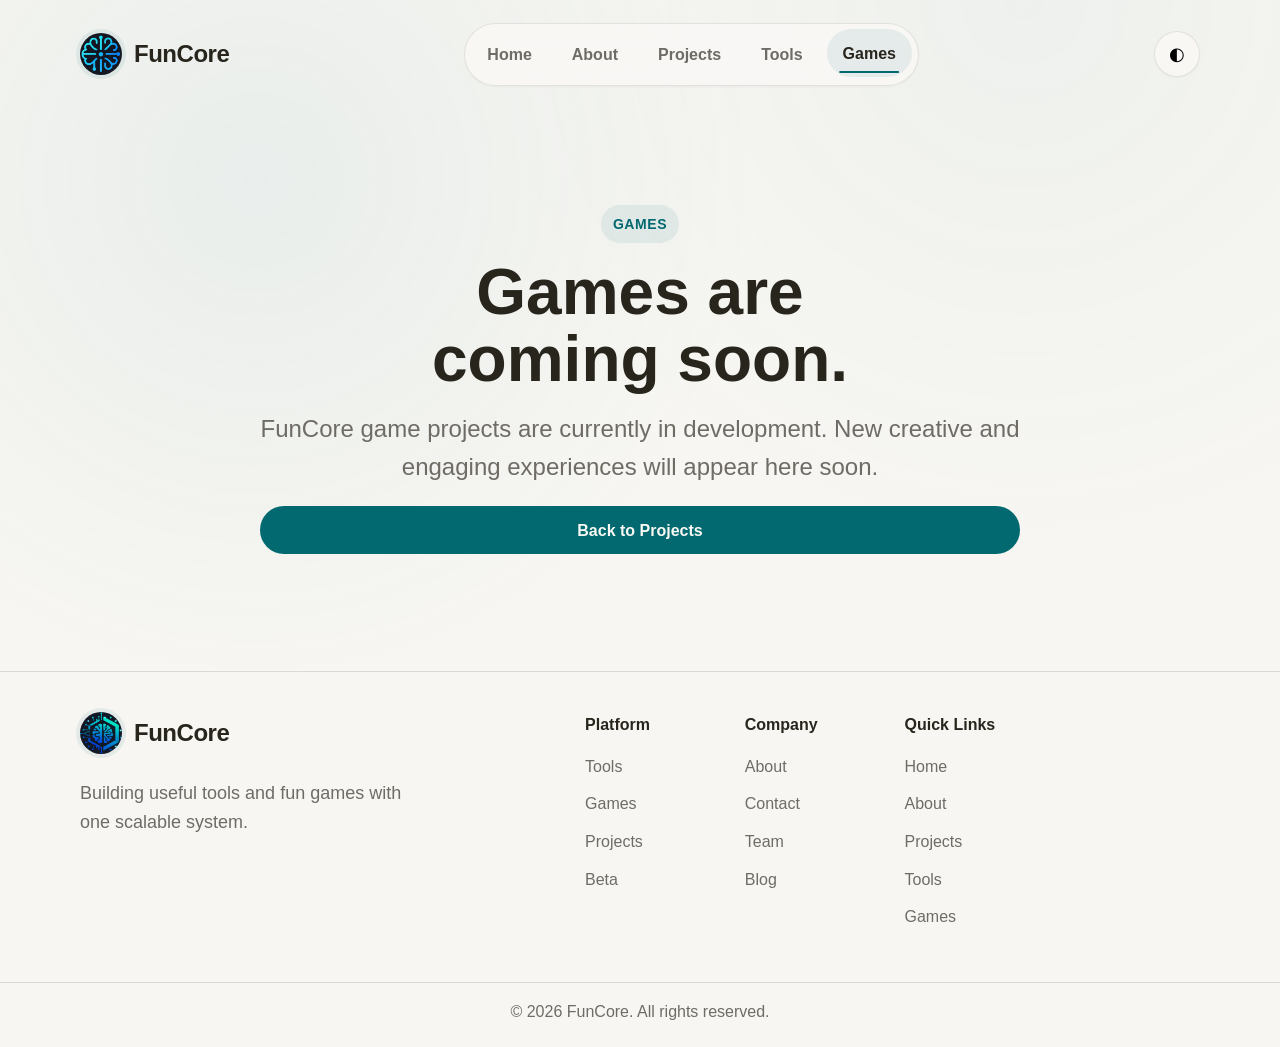
<file: games.html>
<!DOCTYPE html>
<html lang="en">
<head>
  <meta charset="UTF-8" />
  <meta name="viewport" content="width=device-width, initial-scale=1.0" />
  <title>Games - FunCore</title>
  <link rel="icon" type="image/png" href="assets/funcorelogo1.png" />
  <link rel="preconnect" href="https://fonts.googleapis.com">
  <link rel="preconnect" href="https://fonts.gstatic.com" crossorigin>
  <link href="https://api.fontshare.com/v2/css?f[]=satoshi@400,500,700,900&display=swap" rel="stylesheet">
  <link rel="stylesheet" href="projects.css" />
</head>
<body>
  <header class="header" id="header">
    <div class="container header-wrap">
      <a class="logo" href="index.html">
        <img src="assets/funcorelogo1.png" alt="FunCore logo">
        <span>FunCore</span>
      </a>

      <nav class="nav" id="nav">
        <a href="index.html">Home</a>
        <a href="about.html">About</a>
        <a href="projects.html">Projects</a>
        <a href="tools.html">Tools</a>
        <a href="games.html" class="active">Games</a>
      </nav>

      <div class="header-actions">
        <button class="theme-toggle" type="button" data-theme-toggle aria-label="Switch theme">
          <span>◐</span>
        </button>
      </div>
    </div>
  </header>

  <main id="main">
    <section class="hero">
      <div class="container hero-wrap">
        <span class="eyebrow">Games</span>
        <h1>Games are coming soon.</h1>
        <p>
          FunCore game projects are currently in development. New creative and engaging experiences will appear here soon.
        </p>
        <a href="projects.html" class="primary-btn" style="display:inline-flex;align-items:center;justify-content:center;text-decoration:none;">Back to Projects</a>
      </div>
    </section>
  </main>

  <footer class="footer">
    <div class="footer-top container">
      <div class="footer-brand">
        <a class="logo" href="index.html">
          <img src="assets/logomin.png" alt="FunCore logo">
          <span>FunCore</span>
        </a>
        <p>Building useful tools and fun games with one scalable system.</p>
      </div>

      <div class="footer-links">
        <div class="col">
          <h3>Platform</h3>
          <a href="tools.html">Tools</a>
          <a href="games.html">Games</a>
          <a href="projects.html">Projects</a>
          <a href="#">Beta</a>
        </div>

        <div class="col">
          <h3>Company</h3>
          <a href="about.html">About</a>
          <a href="#">Contact</a>
          <a href="#">Team</a>
          <a href="#">Blog</a>
        </div>

        <div class="col">
          <h3>Quick Links</h3>
          <a href="index.html">Home</a>
          <a href="about.html">About</a>
          <a href="projects.html">Projects</a>
          <a href="tools.html">Tools</a>
          <a href="games.html">Games</a>
        </div>
      </div>
    </div>

    <div class="footer-bottom">
      <p>© 2026 FunCore. All rights reserved.</p>
    </div>
  </footer>

  <script>
    const root = document.documentElement;
    const themeToggle = document.querySelector("[data-theme-toggle]");
    let currentTheme = window.matchMedia("(prefers-color-scheme: dark)").matches ? "dark" : "light";
    root.setAttribute("data-theme", currentTheme);

    themeToggle?.addEventListener("click", () => {
      currentTheme = currentTheme === "dark" ? "light" : "dark";
      root.setAttribute("data-theme", currentTheme);
    });

    window.addEventListener("scroll", () => {
      document.getElementById("header")?.classList.toggle("header-scrolled", window.scrollY > 10);
    });
  </script>
</body>
</html>
</file>
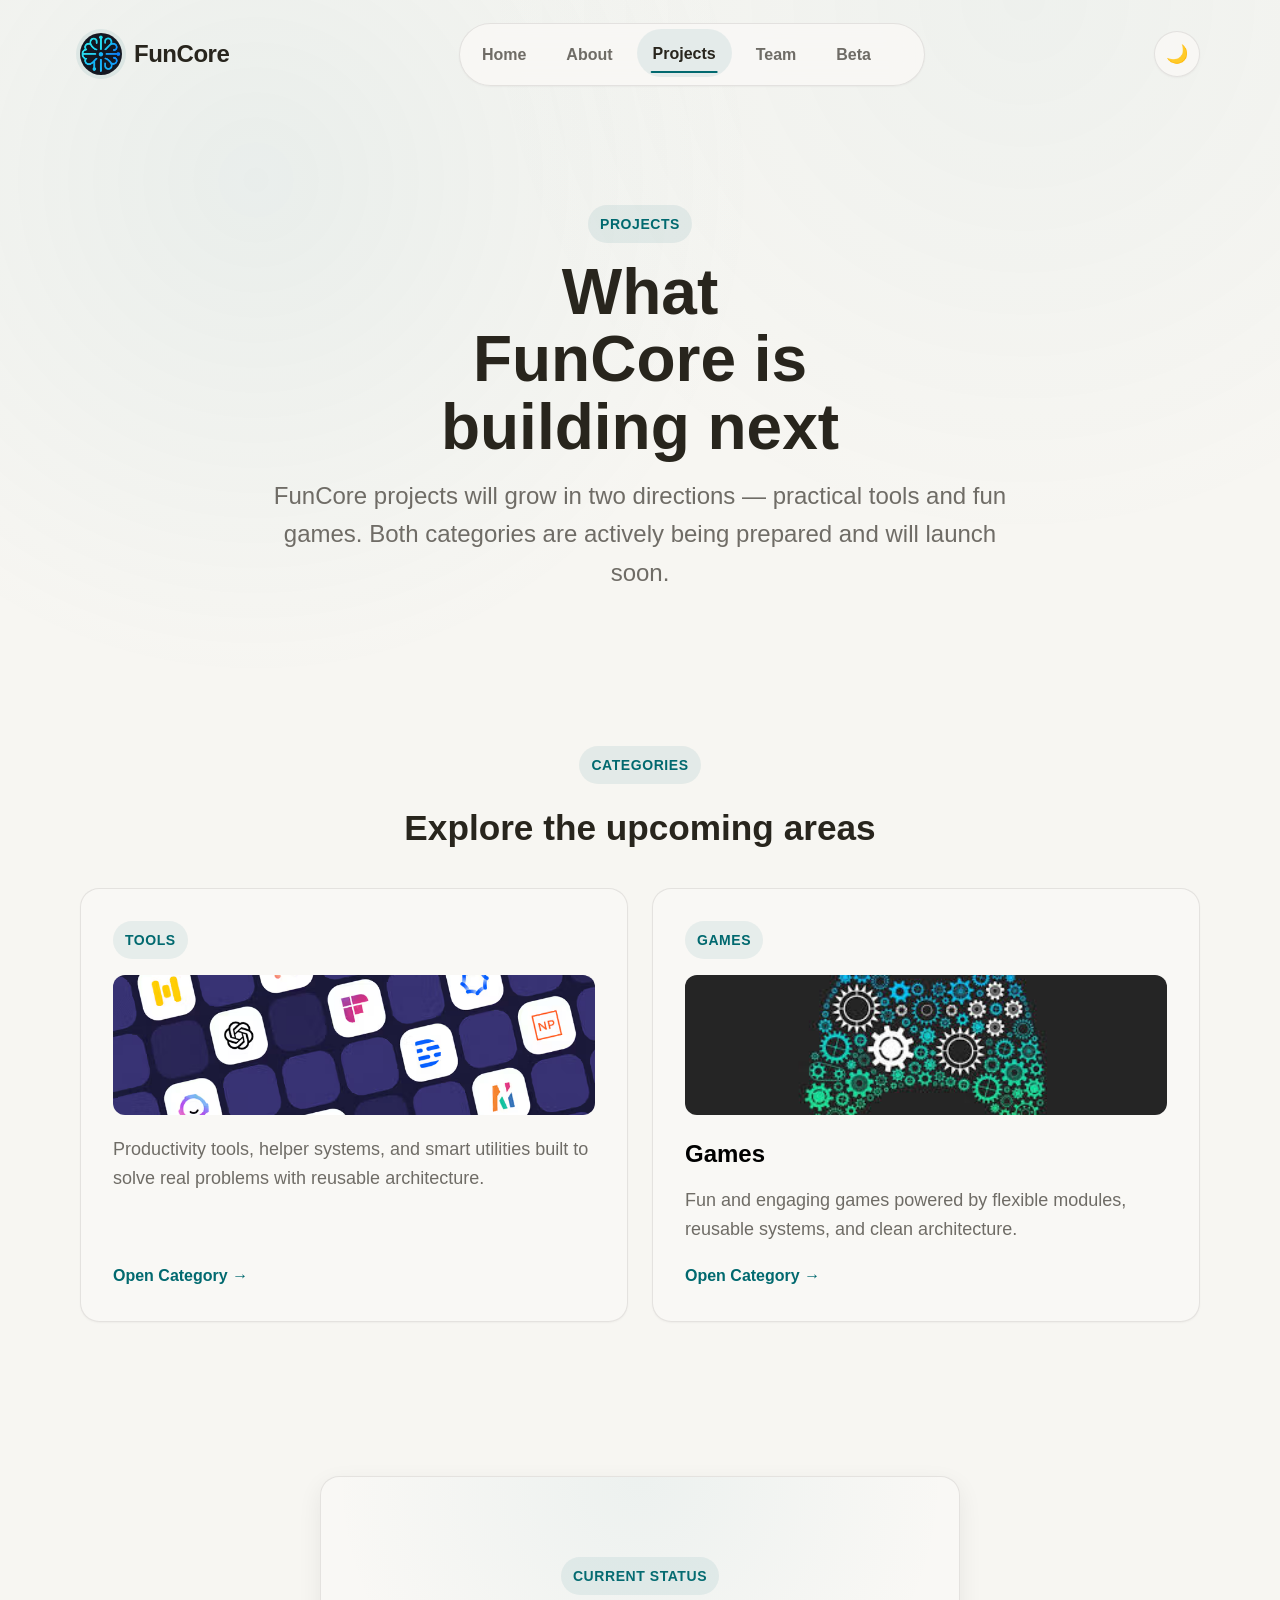
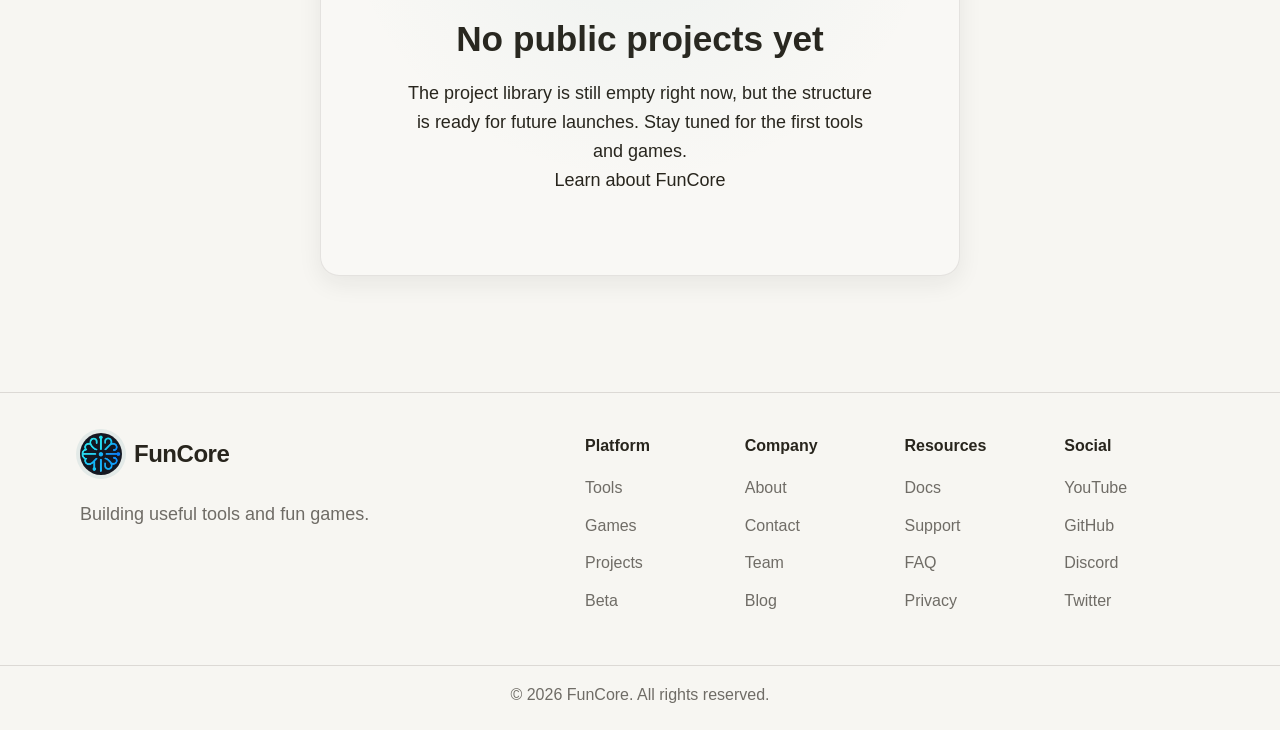
<file: projects.html>
<!DOCTYPE html>
<html lang="en">
<head>
  <meta charset="UTF-8">
  <meta name="viewport" content="width=device-width, initial-scale=1.0">
  <title>Projects - FunCore</title>
  <meta name="description" content="Explore upcoming FunCore projects in tools and games.">
  <link rel="icon" type="image/png" href="assets/funcorelogo1.png">
  
  <!-- Satoshi font from Fontshare -->
  <link href="https://api.fontshare.com/v2/css?f[]=satoshi@400,500,700,900&display=swap" rel="stylesheet">
  
  <link rel="stylesheet" href="projects.css">
</head>
<body>
  <!-- Skip link for accessibility -->
  <a class="skip-link" href="#main">Skip to content</a>

  <!-- Header (consistent with other pages) -->
  <header class="header" id="header">
    <div class="container header-wrap">
      <a class="logo" href="index.html" aria-label="FunCore Home">
        <img src="assets/funcorelogo1.png" alt="FunCore logo" width="42" height="42">
        <span>FunCore</span>
      </a>

      <nav class="nav" id="nav">
        <a href="index.html">Home</a>
        <a href="about.html">About</a>
        <a href="projects.html" class="active">Projects</a>
        <a href="team.html">Team</a>
        <a href="#">Beta</a>
        <span id="userEmail" class="user-email"></span>
      </nav>

      <div class="header-actions">
        <button class="theme-toggle" type="button" data-theme-toggle aria-label="Switch to light/dark mode">
          <span>☀️</span>
        </button>
        <button class="menu-toggle" id="menuToggle" type="button" aria-label="Toggle navigation menu" aria-expanded="false">
          <span></span><span></span><span></span>
        </button>
      </div>
    </div>
  </header>

  <!-- Main content -->
  <main id="main">
    <!-- Hero section -->
    <section class="hero">
      <div class="container hero-wrap fade-in">
        <span class="eyebrow">Projects</span>
        <h1>What FunCore is building next</h1>
        <p>
          FunCore projects will grow in two directions — practical tools and fun games.
          Both categories are actively being prepared and will launch soon.
        </p>
      </div>
    </section>

    <!-- Projects categories section -->
    <section class="projects-section">
      <div class="container">
        <div class="section-head fade-in">
          <span class="eyebrow">Categories</span>
          <h2>Explore the upcoming areas</h2>
        </div>

        <div class="project-grid">
          <!-- Tools Category -->
          <button class="project-card fade-in" type="button" onclick="openComingSoon('Tools', 'Useful productivity tools and smart systems are coming soon.')">
            <span class="tag">TOOLS</span>
            <img class="project-img" src="assets/tools.png" alt="FunCore tools preview" />
            <p>
              Productivity tools, helper systems, and smart utilities built to solve real problems with reusable architecture.
            </p>
            <span class="card-link">Open Category →</span>
          </button>

          <!-- Games Category -->
          <button class="project-card fade-in" type="button" onclick="openComingSoon('Games', 'Creative game experiences powered by FunCore systems are coming soon.')">
            <span class="tag">GAMES</span>
            <img class="project-img" src="assets/games.png" alt="FunCore tools preview" />
            <h3>Games</h3>
            <p>
              Fun and engaging games powered by flexible modules, reusable systems, and clean architecture.
            </p>
            <span class="card-link">Open Category →</span>
          </button>
        </div>
      </div>
    </section>

    <!-- Current status section -->
    <section class="empty-strip">
      <div class="container empty-box fade-in">
        <span class="eyebrow">Current Status</span>
        <h2>No public projects yet</h2>
        <p>
          The project library is still empty right now, but the structure is ready for future launches. 
          Stay tuned for the first tools and games.
        </p>
        <a href="about.html" class="btn">Learn about FunCore</a>
      </div>
    </section>
  </main>

  <!-- Footer -->
<footer class="footer">
  <div class="footer-top container">
    <div class="footer-brand">
      <a class="logo" href="index.html">
        <img src="assets/funcorelogo1.png" alt="FunCore logo" />
        <span>FunCore</span>
      </a>
      <p>Building useful tools and fun games.</p>
    </div>

    <div class="footer-links">
      <div class="col">
        <h3>Platform</h3>
        <a href="#">Tools</a>
        <a href="#">Games</a>
        <a href="#">Projects</a>
        <a href="#">Beta</a>
      </div>

      <div class="col">
        <h3>Company</h3>
        <a href="about.html">About</a>
        <a href="#">Contact</a>
        <a href="#">Team</a>
        <a href="#">Blog</a>
      </div>

      <div class="col">
        <h3>Resources</h3>
        <a href="#">Docs</a>
        <a href="#">Support</a>
        <a href="#">FAQ</a>
        <a href="#">Privacy</a>
      </div>

      <div class="col">
        <h3>Social</h3>
        <a href="#">YouTube</a>
        <a href="https://github.com/FunCore1" target="_blank" rel="noopener noreferrer">GitHub</a>
        <a href="#">Discord</a>
        <a href="#">Twitter</a>
      </div>
    </div>
  </div>

  <div class="footer-bottom">
    <p>© 2026 FunCore. All rights reserved.</p>
  </div>
</footer>
  <!-- Coming Soon Modal -->
  <div class="coming-soon-modal" id="comingSoonModal" aria-hidden="true">
    <div class="coming-box" role="dialog" aria-modal="true" aria-labelledby="comingTitle">
      <button class="close-btn" type="button" onclick="closeComingSoon()" aria-label="Close modal">×</button>
      
      <span class="coming-tag">FunCore Update</span>
      <h2 id="comingTitle">Coming Soon</h2>
      <p id="comingText">New projects will appear here soon.</p>
      
      <div class="coming-actions">
        <button class="primary-btn" type="button" onclick="closeComingSoon()">Back to Projects</button>
        <a href="about.html" class="btn btn-ghost">Learn about FunCore</a>
      </div>
    </div>
  </div>

  <!-- Inline JavaScript -->
  <script>
    // Theme toggle
    const root = document.documentElement;
    const themeToggle = document.querySelector("[data-theme-toggle]");
    let currentTheme = window.matchMedia("(prefers-color-scheme: dark)").matches ? "dark" : "light";
    
    function setTheme(theme) {
      root.setAttribute("data-theme", theme);
      themeToggle.innerHTML = theme === "dark" ? "☀️" : "🌙";
      themeToggle.setAttribute("aria-label", `Switch to ${theme === "dark" ? "light" : "dark"} mode`);
    }
    
    setTheme(currentTheme);
    themeToggle?.addEventListener("click", () => {
      currentTheme = currentTheme === "dark" ? "light" : "dark";
      setTheme(currentTheme);
    });

    // Mobile menu
    const menuToggle = document.getElementById("menuToggle");
    const nav = document.getElementById("nav");
    
    menuToggle?.addEventListener("click", () => {
      nav.classList.toggle("nav-open");
      const expanded = nav.classList.contains("nav-open");
      menuToggle.setAttribute("aria-expanded", expanded);
    });

    // Coming Soon Modal
    function openComingSoon(title, text) {
      document.getElementById("comingTitle").textContent = title + " — Coming Soon";
      document.getElementById("comingText").textContent = text;
      const modal = document.getElementById("comingSoonModal");
      modal.classList.add("active");
      modal.setAttribute("aria-hidden", "false");
      modal.focus();
    }

    function closeComingSoon() {
      const modal = document.getElementById("comingSoonModal");
      modal.classList.remove("active");
      modal.setAttribute("aria-hidden", "true");
    }

    // Close modal on outside click
    document.getElementById("comingSoonModal")?.addEventListener("click", (e) => {
      if (e.target === e.currentTarget) closeComingSoon();
    });

    // Scroll animations
    const observer = new IntersectionObserver((entries) => {
      entries.forEach((entry) => {
        if (entry.isIntersecting) {
          entry.target.classList.add("in-view");
        }
      });
    }, { threshold: 0.2 });

    document.querySelectorAll(".fade-in").forEach((el) => observer.observe(el));

    // Header scroll effect
    window.addEventListener("scroll", () => {
      document.getElementById("header")?.classList.toggle("header-scrolled", window.scrollY > 10);
    });

    // Keyboard trap for modal
    document.getElementById("comingSoonModal")?.addEventListener("keydown", (e) => {
      if (e.key === "Escape") closeComingSoon();
    });
  </script>
</body>
</html>
</file>
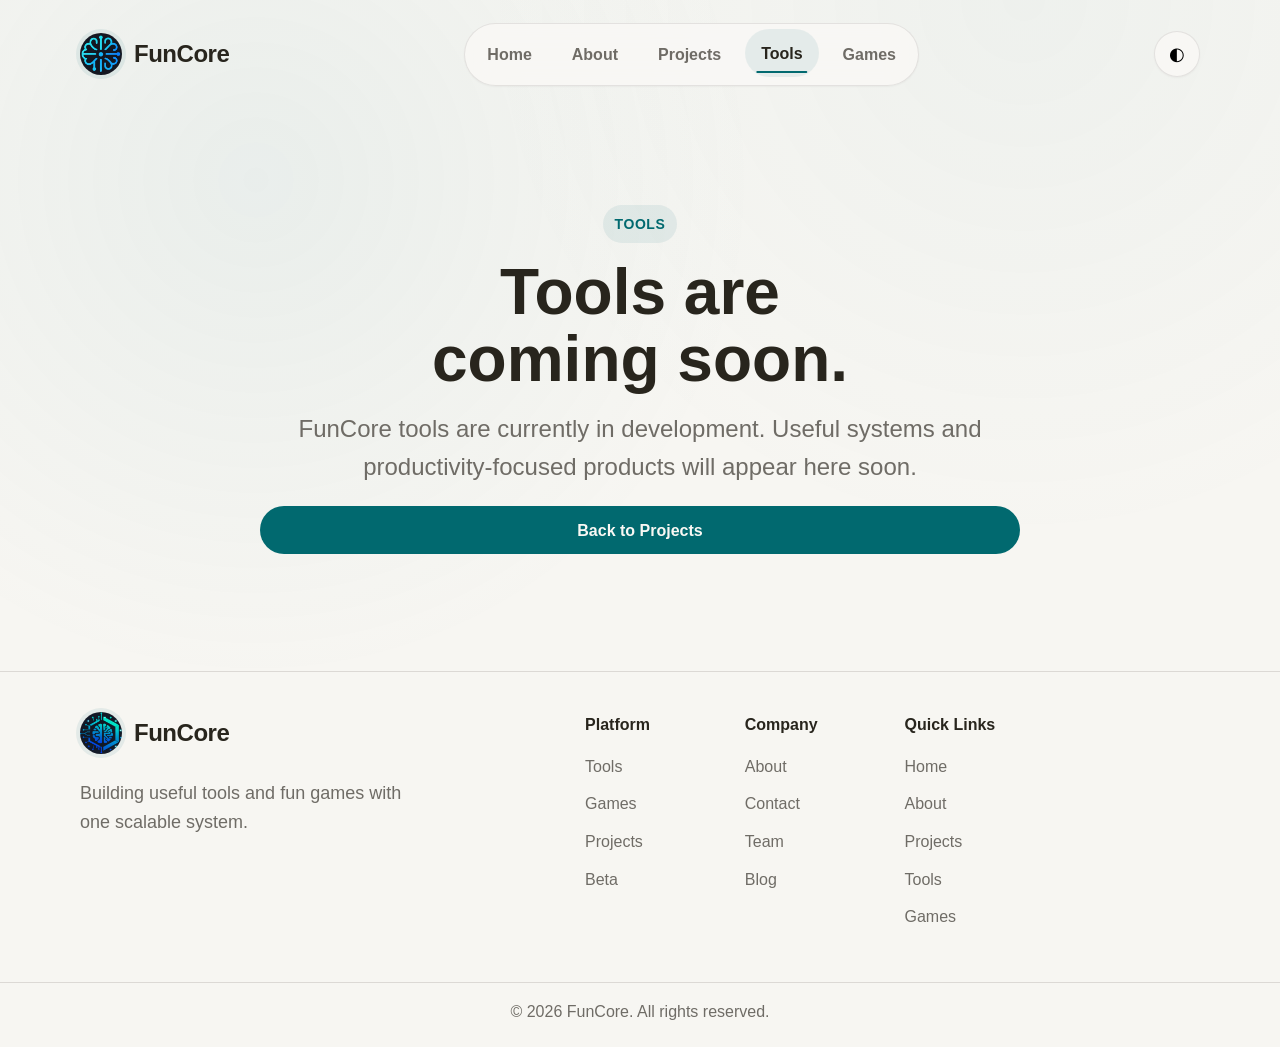
<file: tools.html>
<!DOCTYPE html>
<html lang="en">
<head>
  <meta charset="UTF-8" />
  <meta name="viewport" content="width=device-width, initial-scale=1.0" />
  <title>Tools - FunCore</title>
  <link rel="icon" type="image/png" href="assets/funcorelogo1.png" />
  <link rel="preconnect" href="https://fonts.googleapis.com">
  <link rel="preconnect" href="https://fonts.gstatic.com" crossorigin>
  <link href="https://api.fontshare.com/v2/css?f[]=satoshi@400,500,700,900&display=swap" rel="stylesheet">
  <link rel="stylesheet" href="projects.css" />
</head>
<body>
  <header class="header" id="header">
    <div class="container header-wrap">
      <a class="logo" href="index.html">
        <img src="assets/funcorelogo1.png" alt="FunCore logo">
        <span>FunCore</span>
      </a>

      <nav class="nav" id="nav">
        <a href="index.html">Home</a>
        <a href="about.html">About</a>
        <a href="projects.html">Projects</a>
        <a href="tools.html" class="active">Tools</a>
        <a href="games.html">Games</a>
      </nav>

      <div class="header-actions">
        <button class="theme-toggle" type="button" data-theme-toggle aria-label="Switch theme">
          <span>◐</span>
        </button>
      </div>
    </div>
  </header>

  <main id="main">
    <section class="hero">
      <div class="container hero-wrap">
        <span class="eyebrow">Tools</span>
        <h1>Tools are coming soon.</h1>
        <p>
          FunCore tools are currently in development. Useful systems and productivity-focused products will appear here soon.
        </p>
        <a href="projects.html" class="primary-btn" style="display:inline-flex;align-items:center;justify-content:center;text-decoration:none;">Back to Projects</a>
      </div>
    </section>
  </main>

  <footer class="footer">
    <div class="footer-top container">
      <div class="footer-brand">
        <a class="logo" href="index.html">
          <img src="assets/logomin.png" alt="FunCore logo">
          <span>FunCore</span>
        </a>
        <p>Building useful tools and fun games with one scalable system.</p>
      </div>

      <div class="footer-links">
        <div class="col">
          <h3>Platform</h3>
          <a href="tools.html">Tools</a>
          <a href="games.html">Games</a>
          <a href="projects.html">Projects</a>
          <a href="#">Beta</a>
        </div>

        <div class="col">
          <h3>Company</h3>
          <a href="about.html">About</a>
          <a href="#">Contact</a>
          <a href="#">Team</a>
          <a href="#">Blog</a>
        </div>

        <div class="col">
          <h3>Quick Links</h3>
          <a href="index.html">Home</a>
          <a href="about.html">About</a>
          <a href="projects.html">Projects</a>
          <a href="tools.html">Tools</a>
          <a href="games.html">Games</a>
        </div>
      </div>
    </div>

    <div class="footer-bottom">
      <p>© 2026 FunCore. All rights reserved.</p>
    </div>
  </footer>

  <script>
    const root = document.documentElement;
    const themeToggle = document.querySelector("[data-theme-toggle]");
    let currentTheme = window.matchMedia("(prefers-color-scheme: dark)").matches ? "dark" : "light";
    root.setAttribute("data-theme", currentTheme);

    themeToggle?.addEventListener("click", () => {
      currentTheme = currentTheme === "dark" ? "light" : "dark";
      root.setAttribute("data-theme", currentTheme);
    });

    window.addEventListener("scroll", () => {
      document.getElementById("header")?.classList.toggle("header-scrolled", window.scrollY > 10);
    });
  </script>
</body>
</html>
</file>
<file: projects.css>
/* Art direction: FunCore Projects page → clean modular project showcase
   Palette: Nexus neutral surfaces with teal accent
   Typography: Satoshi for crisp modern system feel
   Density: balanced with generous spacing for project cards */

:root,
[data-theme="light"] {
  --font-display: "Satoshi", "Inter", sans-serif;
  --font-body: "Satoshi", "Inter", sans-serif;

  /* Fluid Type Scale */
  --text-xs: clamp(0.75rem, 0.7rem + 0.25vw, 0.875rem);
  --text-sm: clamp(0.875rem, 0.8rem + 0.35vw, 1rem);
  --text-base: clamp(1rem, 0.95rem + 0.25vw, 1.125rem);
  --text-lg: clamp(1.125rem, 1rem + 0.75vw, 1.5rem);
  --text-xl: clamp(1.5rem, 1.2rem + 1.25vw, 2.25rem);
  --text-2xl: clamp(2rem, 1.2rem + 2.5vw, 3.5rem);

  /* 4px Spacing System */
  --space-1: 0.25rem;
  --space-2: 0.5rem;
  --space-3: 0.75rem;
  --space-4: 1rem;
  --space-5: 1.25rem;
  --space-6: 1.5rem;
  --space-8: 2rem;
  --space-10: 2.5rem;
  --space-12: 3rem;
  --space-16: 4rem;
  --space-20: 5rem;
  --space-24: 6rem;

  /* Nexus Color System */
  --color-bg: #f7f6f2;
  --color-surface: #f9f8f5;
  --color-surface-2: #fbfbf9;
  --color-surface-offset: #f1efea;
  --color-border: rgba(40, 37, 29, 0.1);
  --color-divider: #dcd9d5;
  --color-text: #28251d;
  --color-text-muted: #6f6c66;
  --color-text-faint: #9f9b93;
  --color-text-inverse: #f9f8f4;
  --color-primary: #01696f;
  --color-primary-hover: #0c4e54;
  --color-primary-highlight: rgba(1, 105, 111, 0.08);

  /* Radius Hierarchy */
  --radius-sm: 0.375rem;
  --radius-md: 0.5rem;
  --radius-lg: 0.9rem;
  --radius-xl: 1.2rem;
  --radius-full: 9999px;

  /* Shadows */
  --shadow-sm: 0 1px 2px rgba(0, 0, 0, 0.04);
  --shadow-md: 0 8px 24px rgba(24, 24, 24, 0.07);
  --shadow-lg: 0 18px 46px rgba(24, 24, 24, 0.08);

  /* Layout */
  --content-default: 1120px;
  --transition-interactive: 180ms cubic-bezier(0.16, 1, 0.3, 1);
}

[data-theme="dark"] {
  --color-bg: #171614;
  --color-surface: #1c1b19;
  --color-surface-2: #23211e;
  --color-surface-offset: #1f1d1a;
  --color-border: rgba(255, 255, 255, 0.1);
  --color-divider: #2f2d29;
  --color-text: #d9d6d0;
  --color-text-muted: #a09b92;
  --color-text-faint: #726d65;
  --color-text-inverse: #1a1917;
  --color-primary: #4f98a3;
  --color-primary-hover: #67adb8;
  --color-primary-highlight: rgba(79, 152, 163, 0.12);

  --shadow-sm: 0 1px 2px rgba(0, 0, 0, 0.22);
  --shadow-md: 0 8px 24px rgba(0, 0, 0, 0.28);
  --shadow-lg: 0 18px 46px rgba(0, 0, 0, 0.3);
}

/* Base Reset */
*, *::before, *::after {
  box-sizing: border-box;
  margin: 0;
  padding: 0;
}

html {
  scroll-behavior: smooth;
  text-size-adjust: none;
  -webkit-font-smoothing: antialiased;
  -moz-osx-font-smoothing: grayscale;
}

body {
  min-height: 100vh;
  background: var(--color-bg);
  color: var(--color-text);
  font-family: var(--font-body);
  font-size: var(--text-base);
  line-height: 1.6;
}

img, picture, video, canvas, svg {
  display: block;
  max-width: 100%;
  height: auto;
}

a {
  color: inherit;
  text-decoration: none;
  transition: color var(--transition-interactive), opacity var(--transition-interactive), transform var(--transition-interactive), background var(--transition-interactive), border-color var(--transition-interactive), box-shadow var(--transition-interactive);
}

button {
  font: inherit;
  border: none;
  background: none;
  cursor: pointer;
}

:focus-visible {
  outline: 2px solid var(--color-primary);
  outline-offset: 3px;
  border-radius: var(--radius-sm);
}

@media (prefers-reduced-motion: reduce) {
  *, *::before, *::after {
    animation-duration: 0.01ms !important;
    animation-iteration-count: 1 !important;
    transition-duration: 0.01ms !important;
    scroll-behavior: auto !important;
  }
}

/* Skip Link */
.skip-link {
  position: absolute;
  left: -9999px;
}

.skip-link:focus {
  left: 1rem;
  top: 1rem;
  z-index: 1000;
  background: var(--color-surface-2);
  color: var(--color-text);
  padding: var(--space-3) var(--space-4);
  border-radius: var(--radius-md);
}

/* Container */
.container {
  width: min(var(--content-default), calc(100% - 2rem));
  margin-inline: auto;
}

/* Header */
.header {
  position: sticky;
  top: 0;
  z-index: 100;
  padding: 0.9rem 0;
  transition:
    background var(--transition-interactive),
    box-shadow var(--transition-interactive),
    border-color var(--transition-interactive),
    backdrop-filter var(--transition-interactive),
    -webkit-backdrop-filter var(--transition-interactive);
}

.header.header-scrolled {
  background: color-mix(in srgb, var(--color-bg) 82%, transparent);
  backdrop-filter: blur(16px);
  -webkit-backdrop-filter: blur(16px);
  box-shadow: var(--shadow-sm);
  border-bottom: 1px solid var(--color-border);
}

.header-wrap {
  min-height: 80px;
  display: flex;
  align-items: center;
  justify-content: space-between;
  gap: var(--space-4);
  position: relative;
}

/* Logo */
.logo {
  display: inline-flex;
  align-items: center;
  gap: var(--space-3);
  font-weight: 700;
  font-size: var(--text-lg);
  font-family: var(--font-display);
  letter-spacing: -0.02em;
}

.logo img {
  width: 42px;
  height: 42px;
  border-radius: 50%;
  object-fit: cover;
  box-shadow: 0 0 0 4px var(--color-primary-highlight);
  transition:
    transform var(--transition-interactive),
    box-shadow var(--transition-interactive);
}

.logo:hover img {
  transform: scale(1.04);
  box-shadow: 0 0 0 6px color-mix(in srgb, var(--color-primary) 40%, transparent);
}

/* Navigation */
.nav {
  display: flex;
  align-items: center;
  gap: var(--space-2);
  padding: 0.4rem;
  border: 1px solid var(--color-border);
  border-radius: var(--radius-full);
  background: color-mix(in srgb, var(--color-surface) 88%, transparent);
  backdrop-filter: blur(14px);
  -webkit-backdrop-filter: blur(14px);
  box-shadow: var(--shadow-sm);
  position: relative;
  overflow: hidden;
}

.nav::before {
  content: "";
  position: absolute;
  inset: 0;
  background: linear-gradient(
    120deg,
    transparent 20%,
    color-mix(in srgb, var(--color-primary) 10%, transparent) 50%,
    transparent 80%
  );
  transform: translateX(-120%);
  transition: transform 700ms cubic-bezier(0.16, 1, 0.3, 1);
  pointer-events: none;
}

.nav:hover::before {
  transform: translateX(120%);
}

.nav a,
.user-email {
  padding: 0.7rem 1rem;
  font-size: var(--text-sm);
  font-weight: 600;
  color: var(--color-text-muted);
  border-radius: var(--radius-full);
  position: relative;
  z-index: 1;
}

.nav a::after {
  content: "";
  position: absolute;
  left: 50%;
  bottom: 0.3rem;
  width: 0;
  height: 2px;
  border-radius: 999px;
  background: var(--color-primary);
  transform: translateX(-50%);
  transition: width 0.3s ease;
}

.nav a:hover::after,
.nav a.active::after {
  width: 70%;
}

.nav a:hover,
.nav a.active {
  color: var(--color-text);
  background: var(--color-primary-highlight);
  transform: translateY(-1px);
}

.user-email {
  padding-left: 0.4rem;
}

/* Header Actions */
.header-actions {
  display: flex;
  align-items: center;
  gap: 0.75rem;
}

.theme-toggle,
.menu-toggle {
  width: 46px;
  height: 46px;
  display: inline-grid;
  place-items: center;
  border: 1px solid var(--color-border);
  border-radius: 50%;
  background: color-mix(in srgb, var(--color-surface) 88%, transparent);
  backdrop-filter: blur(14px);
  -webkit-backdrop-filter: blur(14px);
  box-shadow: var(--shadow-sm);
  transition:
    transform var(--transition-interactive),
    box-shadow var(--transition-interactive),
    border-color var(--transition-interactive),
    background var(--transition-interactive);
}

.theme-toggle:hover,
.menu-toggle:hover {
  transform: translateY(-2px);
  box-shadow: var(--shadow-md);
  border-color: color-mix(in srgb, var(--color-primary) 24%, var(--color-border));
  background: var(--color-surface-2);
}

.menu-toggle {
  display: none;
  flex-direction: column;
  justify-content: center;
  gap: 4px;
}

.menu-toggle span {
  display: block;
  width: 20px;
  height: 2px;
  background: var(--color-text);
  border-radius: 999px;
  margin-inline: auto;
  transition:
    transform var(--transition-interactive),
    background var(--transition-interactive),
    opacity var(--transition-interactive);
}

.menu-toggle:hover span {
  background: var(--color-primary);
}

/* Hero Section */
.hero {
  padding: clamp(var(--space-20), 8vw, var(--space-24)) 0 clamp(var(--space-16), 6vw, var(--space-20));
}

.hero-wrap {
  max-width: 760px;
  text-align: center;
}

.hero-wrap h1 {
  font-family: var(--font-display);
  font-size: clamp(2.5rem, 5vw, 4.5rem);
  line-height: 1.05;
  margin-bottom: var(--space-4);
  max-width: 12ch;
  margin-inline: auto;
  animation: slideUp 0.9s ease forwards;
}

.hero-wrap p {
  color: var(--color-text-muted);
  font-size: var(--text-lg);
  max-width: 58ch;
  margin-inline: auto;
  animation: slideUp 1.1s ease forwards;
}

/* Tags */
.eyebrow,
.tag,
.coming-tag {
  display: inline-flex;
  align-items: center;
  width: fit-content;
  padding: var(--space-2) var(--space-3);
  border-radius: var(--radius-full);
  background: var(--color-primary-highlight);
  color: var(--color-primary);
  font-size: var(--text-xs);
  font-weight: 700;
  letter-spacing: 0.04em;
  text-transform: uppercase;
  margin-bottom: var(--space-4);
}

/* Sections */
.projects-section,
.empty-strip {
  padding: clamp(var(--space-16), 6vw, var(--space-24)) 0;
}

.section-head {
  margin-bottom: var(--space-8);
  text-align: center;
}

.section-head h2 {
  font-family: var(--font-display);
  font-size: var(--text-xl);
  margin-bottom: var(--space-3);
}

/* Project Grid */
.project-grid {
  display: grid;
  grid-template-columns: repeat(2, minmax(0, 1fr));
  gap: var(--space-6);
}

.project-card {
  display: flex;
  flex-direction: column;
  text-align: left;
  border: 1px solid var(--color-border);
  background: var(--color-surface);
  border-radius: var(--radius-xl);
  padding: var(--space-8);
  box-shadow: var(--shadow-sm);
  transition:
    transform var(--transition-interactive),
    box-shadow var(--transition-interactive),
    border-color var(--transition-interactive);
  position: relative;
  overflow: hidden;
  content-visibility: auto;
}

.project-card:hover,
.project-card:focus-visible {
  transform: translateY(-10px) scale(1.02);
  box-shadow: var(--shadow-lg);
  border-color: color-mix(in srgb, var(--color-primary) 20%, var(--color-border));
}

.project-card::after {
  content: "";
  position: absolute;
  inset: 0;
  border-radius: inherit;
  background: linear-gradient(
    120deg,
    transparent,
    rgba(79, 152, 163, 0.15),
    transparent
  );
  opacity: 0;
  transition: opacity 0.4s ease;
}

.project-card:hover::after {
  opacity: 1;
}

.project-img {
  width: 100%;
  height: 140px;
  object-fit: cover;
  border-radius: 12px;
  margin-bottom: var(--space-5);
  transition: transform 0.4s ease;
}

.project-card:hover .project-img {
  transform: scale(1.05);
}

.project-card h3 {
  font-family: var(--font-display);
  font-size: var(--text-lg);
  margin-bottom: var(--space-3);
}

.project-card p {
  color: var(--color-text-muted);
  margin-bottom: var(--space-5);
  flex: 1;
}

.card-link {
  display: inline-flex;
  align-items: center;
  gap: var(--space-2);
  margin-top: auto;
  color: var(--color-primary);
  font-weight: 700;
  font-size: var(--text-sm);
}

.card-link:hover {
  color: var(--color-primary-hover);
}

/* Empty State */
.empty-box {
  text-align: center;
  padding: clamp(var(--space-12), 12vw, var(--space-20));
  border: 1px solid var(--color-border);
  border-radius: var(--radius-xl);
  background: var(--color-surface);
  box-shadow: var(--shadow-md);
  max-width: 640px;
  margin-inline: auto;
  position: relative;
  overflow: hidden;
}

.empty-box::before {
  content: "";
  position: absolute;
  inset: 0;
  background: radial-gradient(
    circle at 50% 0%,
    rgba(79, 152, 163, 0.12),
    transparent 60%
  );
  opacity: 0.6;
  pointer-events: none;
}

.empty-box h2 {
  font-family: var(--font-display);
  font-size: var(--text-xl);
  margin-bottom: var(--space-3);
}

.footer {
  border-top: 1px solid var(--color-divider);
  margin-top: var(--space-10);
}

.footer-top {
  display: grid;
  grid-template-columns: 1fr 1.3fr;
  gap: var(--space-8);
  padding: var(--space-10) 0;
}

.footer-brand p {
  margin-top: 1rem;
  color: var(--color-text-muted);
  max-width: 34ch;
}

.footer-links {
  display: grid;
  grid-template-columns: repeat(4, 1fr);
  gap: var(--space-6);
}

.col h3 {
  font-size: var(--text-sm);
  margin-bottom: 1rem;
}

.col a {
  display: block;
  font-size: var(--text-sm);
  color: var(--color-text-muted);
  margin-bottom: 0.75rem;
}

.col a:hover {
  color: var(--color-text);
}

.footer-bottom {
  border-top: 1px solid var(--color-divider);
  padding: 1rem 0 1.4rem;
  text-align: center;
  color: var(--color-text-muted);
  font-size: var(--text-sm);
}

/* Coming Soon Modal */
.coming-soon-modal {
  position: fixed;
  inset: 0;
  display: none;
  place-items: center;
  padding: 1rem;
  background: rgba(0, 0, 0, 0.45);
  backdrop-filter: blur(8px);
  z-index: 200;
}

.coming-soon-modal.active {
  display: grid;
}

.coming-box {
  position: relative;
  width: min(100%, 480px);
  background: var(--color-surface-2);
  border: 1px solid var(--color-border);
  border-radius: var(--radius-xl);
  box-shadow: var(--shadow-lg);
  padding: var(--space-8);
  text-align: center;
  animation: modalPop 0.35s ease;
}

.close-btn {
  position: absolute;
  top: var(--space-4);
  right: var(--space-4);
  width: 44px;
  height: 44px;
  border-radius: var(--radius-full);
  color: var(--color-text-muted);
  transition: background var(--transition-interactive);
}

.close-btn:hover {
  background: var(--color-surface);
  color: var(--color-text);
}

.coming-box h2 {
  font-family: var(--font-display);
  font-size: var(--text-xl);
  margin-bottom: var(--space-3);
}

.primary-btn {
  width: 100%;
  min-height: 48px;
  border-radius: var(--radius-full);
  background: var(--color-primary);
  color: var(--color-text-inverse);
  font-weight: 700;
  font-size: var(--text-sm);
  margin-top: var(--space-5);
  transition: background var(--transition-interactive), transform var(--transition-interactive), box-shadow var(--transition-interactive);
  position: relative;
  overflow: hidden;
}

.primary-btn:hover {
  background: var(--color-primary-hover);
  transform: translateY(-1px);
  box-shadow: var(--shadow-md);
}

.primary-btn::before {
  content: "";
  position: absolute;
  inset: 0;
  background: linear-gradient(
    120deg,
    transparent,
    rgba(255,255,255,0.25),
    transparent
  );
  transform: translateX(-100%);
  transition: transform 0.6s ease;
}

.primary-btn:hover::before {
  transform: translateX(100%);
}

/* Animations */
.fade-in {
  opacity: 0;
  transform: translateY(40px);
  transition: opacity 0.8s ease, transform 0.8s ease;
}

.fade-in.in-view {
  opacity: 1;
  transform: translateY(0);
}

.in-view {
  opacity: 1;
}

@keyframes slideUp {
  from {
    opacity: 0;
    transform: translateY(40px);
  }
  to {
    opacity: 1;
    transform: translateY(0);
  }
}

@keyframes navSlideIn {
  from {
    opacity: 0;
    transform: translateY(-12px) scale(0.95);
  }
  to {
    opacity: 1;
    transform: translateY(0) scale(1);
  }
}

@keyframes modalPop {
  from {
    opacity: 0;
    transform: scale(0.9) translateY(20px);
  }
  to {
    opacity: 1;
    transform: scale(1) translateY(0);
  }
}

/* Background glow like about page */
body::before {
  content: "";
  position: fixed;
  inset: 0;
  background:
    radial-gradient(circle at 20% 20%, rgba(79, 152, 163, 0.08), transparent 40%),
    radial-gradient(circle at 80% 0%, rgba(79, 152, 163, 0.05), transparent 40%);
  pointer-events: none;
  z-index: -1;
}

/* Mobile */
@media (max-width: 980px) {
  .footer-wrap {
    flex-direction: column;
    text-align: center;
    gap: var(--space-4);
  }

  .footer-links {
    justify-content: center;
  }
}

@media (max-width: 760px) {
  .menu-toggle {
    display: inline-flex;
  }

  .nav {
    position: absolute;
    top: calc(100% + var(--space-2));
    left: 1rem;
    right: 1rem;
    display: flex;
    flex-direction: column;
    align-items: flex-start;
    gap: 0.25rem;
    padding: 1rem;
    background: var(--color-surface-2);
    border: 1px solid var(--color-border);
    border-radius: var(--radius-xl);
    box-shadow: var(--shadow-lg);
    backdrop-filter: blur(20px);
    -webkit-backdrop-filter: blur(20px);
    opacity: 0;
    pointer-events: none;
    transform: translateY(-12px) scale(0.95);
    transition:
      opacity var(--transition-interactive),
      transform var(--transition-interactive);
  }

  .nav.nav-open {
    opacity: 1;
    pointer-events: auto;
    transform: translateY(0) scale(1);
    animation: navSlideIn 0.25s cubic-bezier(0.16, 1, 0.3, 1);
  }

  .nav a,
  .user-email {
    width: 100%;
    border-radius: var(--radius-md);
    text-align: left;
  }

  .project-grid {
    grid-template-columns: 1fr;
  }
}

@media (max-width: 520px) {
  .coming-box {
    padding: var(--space-6);
  }
}
</file>
